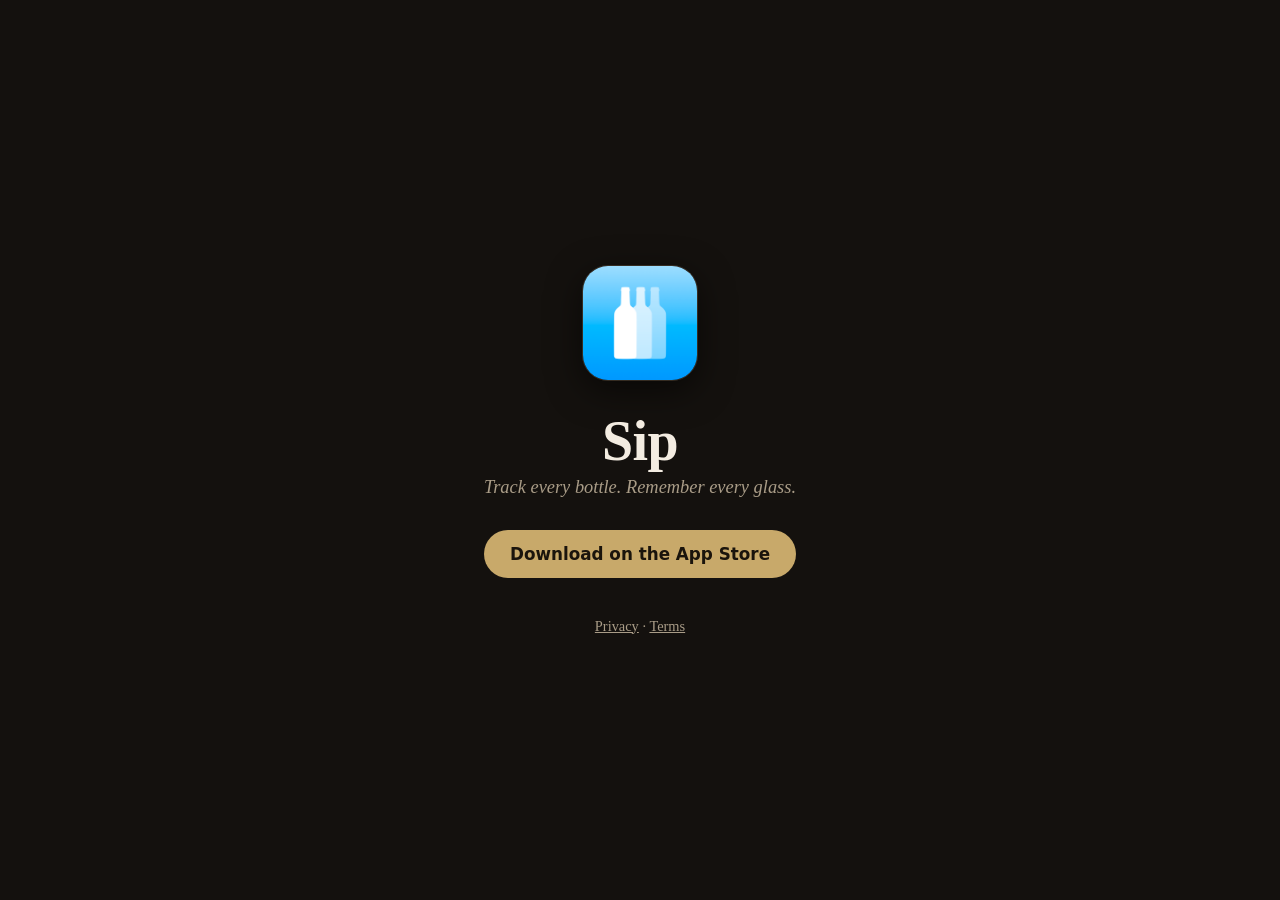
<file: index.html>
<!doctype html>
<html lang="en">
<head>
  <meta charset="utf-8">
  <meta name="viewport" content="width=device-width, initial-scale=1">
  <title>Sip — Wine Cellar &amp; Tasting Journal</title>
  <meta name="description" content="Sip is a personal wine cellar and tasting journal for iPhone and iPad. Track every bottle. Remember every glass.">
  <meta name="apple-itunes-app" content="app-id=6444360091">
  <link rel="icon" href="images/app-icon.png">
  <link rel="apple-touch-icon" href="images/apple-touch-icon.png">
  <style>
    :root { --ground:#14110e; --ink:#f3ece1; --faint:#a99c87; --gold:#c8a96a; --hairline:#352c22; }
    * { box-sizing: border-box; }
    html, body { margin: 0; height: 100%; }
    body {
      background: var(--ground); color: var(--ink);
      font-family: ui-serif, "New York", Georgia, serif;
      display: flex; align-items: center; justify-content: center; text-align: center;
      padding: 24px; -webkit-font-smoothing: antialiased;
    }
    main { max-width: 32rem; }
    img.icon {
      width: 116px; height: 116px; border-radius: 26px; margin: 0 0 1.5rem;
      box-shadow: 0 10px 34px rgba(0,0,0,.55); border: 1px solid var(--hairline);
    }
    h1 { font-size: 3.5rem; font-weight: 600; margin: 0 0 .25rem; letter-spacing: -0.01em; }
    p.tagline { color: var(--faint); font-size: 1.15rem; font-style: italic; margin: 0 0 2rem; }
    a.button {
      display: inline-block; text-decoration: none;
      background: var(--gold); color: #1a140c; font-weight: 600;
      padding: 0.85rem 1.6rem; border-radius: 999px; font-size: 1.05rem;
      font-family: -apple-system, BlinkMacSystemFont, system-ui, sans-serif;
    }
    footer { margin-top: 2.5rem; color: var(--faint); font-size: 0.9rem; }
    footer a { color: var(--faint); }
  </style>
</head>
<body>
  <main>
    <img class="icon" src="images/app-icon.png" alt="Sip app icon" width="116" height="116">
    <h1>Sip</h1>
    <p class="tagline">Track every bottle. Remember every glass.</p>
    <a class="button" href="https://apps.apple.com/app/id6444360091">Download on the App&nbsp;Store</a>
    <footer>
      <a href="privacy.html">Privacy</a> &middot; <a href="terms.html">Terms</a>
    </footer>
  </main>
</body>
</html>
</file>
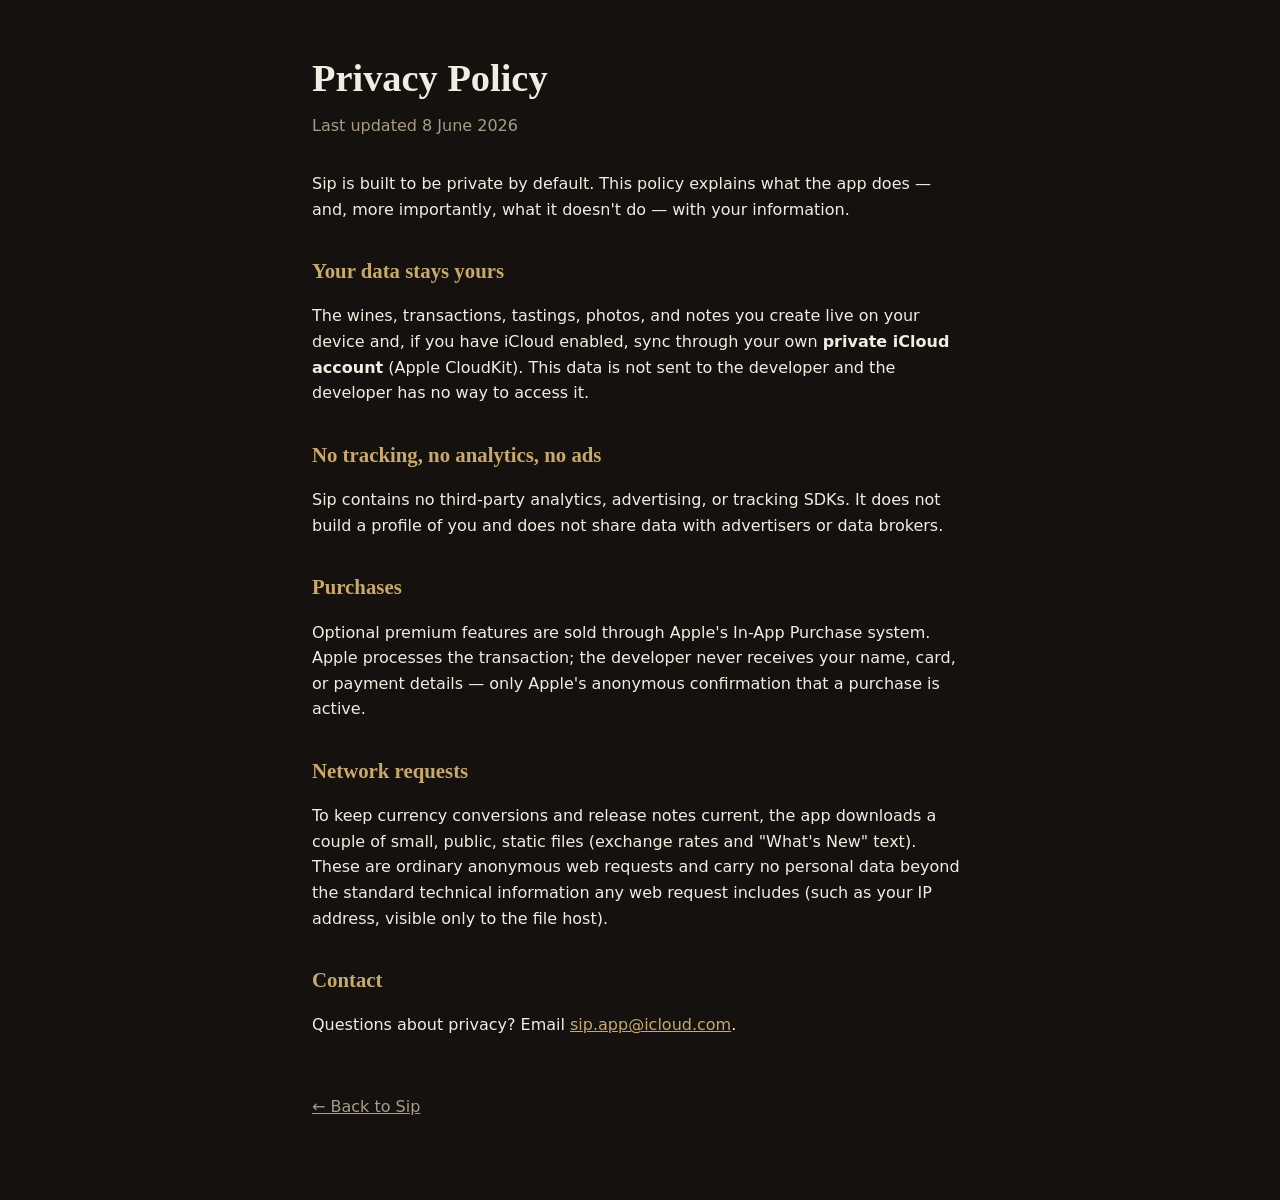
<file: privacy.html>
<!doctype html>
<html lang="en">
<head>
  <meta charset="utf-8">
  <meta name="viewport" content="width=device-width, initial-scale=1">
  <title>Privacy Policy — Sip</title>
  <style>
    :root { --ground:#14110e; --surface:#1d1813; --ink:#f3ece1; --faint:#a99c87; --gold:#c8a96a; --hairline:#352c22; }
    * { box-sizing: border-box; }
    body {
      margin: 0; background: var(--ground); color: var(--ink);
      font-family: ui-sans-serif, -apple-system, system-ui, sans-serif;
      line-height: 1.6; -webkit-font-smoothing: antialiased;
    }
    main { max-width: 44rem; margin: 0 auto; padding: 48px 24px 80px; }
    h1 { font-family: ui-serif, "New York", Georgia, serif; font-size: 2.4rem; font-weight: 600; margin: 0 0 .25rem; }
    h2 { font-family: ui-serif, "New York", Georgia, serif; color: var(--gold); font-size: 1.3rem; margin: 2rem 0 .5rem; }
    .updated { color: var(--faint); margin: 0 0 2rem; }
    a { color: var(--gold); }
    a.back { display: inline-block; margin-top: 2.5rem; color: var(--faint); }
  </style>
</head>
<body>
  <main>
    <h1>Privacy Policy</h1>
    <p class="updated">Last updated 8 June 2026</p>

    <p>Sip is built to be private by default. This policy explains what the app does — and, more importantly, what it doesn't do — with your information.</p>

    <h2>Your data stays yours</h2>
    <p>The wines, transactions, tastings, photos, and notes you create live on your device and, if you have iCloud enabled, sync through your own <strong>private iCloud account</strong> (Apple CloudKit). This data is not sent to the developer and the developer has no way to access it.</p>

    <h2>No tracking, no analytics, no ads</h2>
    <p>Sip contains no third-party analytics, advertising, or tracking SDKs. It does not build a profile of you and does not share data with advertisers or data brokers.</p>

    <h2>Purchases</h2>
    <p>Optional premium features are sold through Apple's In-App Purchase system. Apple processes the transaction; the developer never receives your name, card, or payment details — only Apple's anonymous confirmation that a purchase is active.</p>

    <h2>Network requests</h2>
    <p>To keep currency conversions and release notes current, the app downloads a couple of small, public, static files (exchange rates and "What's New" text). These are ordinary anonymous web requests and carry no personal data beyond the standard technical information any web request includes (such as your IP address, visible only to the file host).</p>

    <h2>Contact</h2>
    <p>Questions about privacy? Email <a href="mailto:sip.app@icloud.com">sip.app@icloud.com</a>.</p>

    <a class="back" href="index.html">&larr; Back to Sip</a>
  </main>
</body>
</html>
</file>
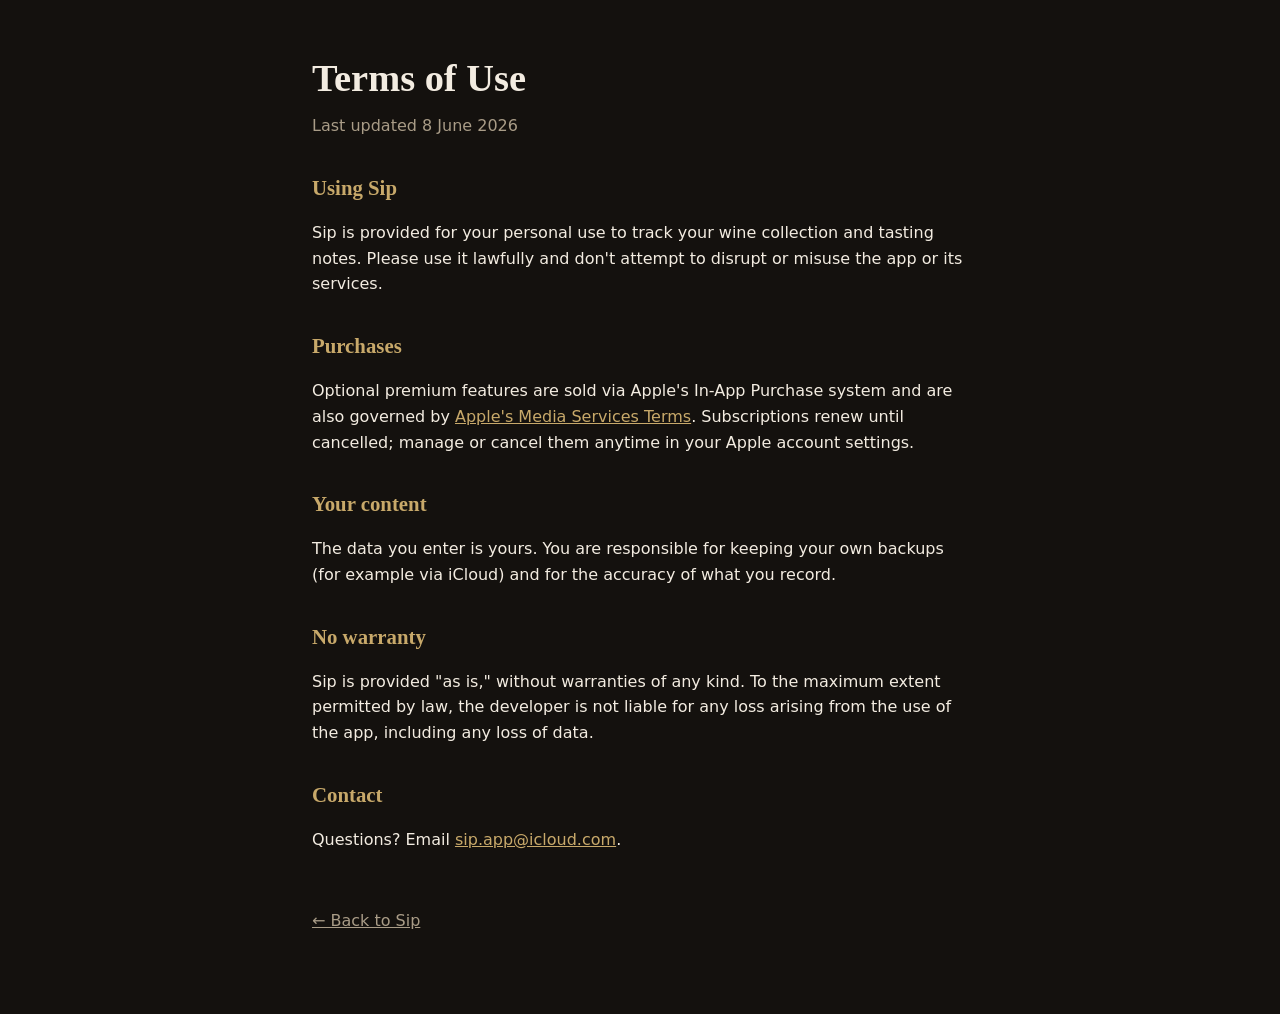
<file: terms.html>
<!doctype html>
<html lang="en">
<head>
  <meta charset="utf-8">
  <meta name="viewport" content="width=device-width, initial-scale=1">
  <title>Terms of Use — Sip</title>
  <style>
    :root { --ground:#14110e; --surface:#1d1813; --ink:#f3ece1; --faint:#a99c87; --gold:#c8a96a; --hairline:#352c22; }
    * { box-sizing: border-box; }
    body {
      margin: 0; background: var(--ground); color: var(--ink);
      font-family: ui-sans-serif, -apple-system, system-ui, sans-serif;
      line-height: 1.6; -webkit-font-smoothing: antialiased;
    }
    main { max-width: 44rem; margin: 0 auto; padding: 48px 24px 80px; }
    h1 { font-family: ui-serif, "New York", Georgia, serif; font-size: 2.4rem; font-weight: 600; margin: 0 0 .25rem; }
    h2 { font-family: ui-serif, "New York", Georgia, serif; color: var(--gold); font-size: 1.3rem; margin: 2rem 0 .5rem; }
    .updated { color: var(--faint); margin: 0 0 2rem; }
    a { color: var(--gold); }
    a.back { display: inline-block; margin-top: 2.5rem; color: var(--faint); }
  </style>
</head>
<body>
  <main>
    <h1>Terms of Use</h1>
    <p class="updated">Last updated 8 June 2026</p>

    <h2>Using Sip</h2>
    <p>Sip is provided for your personal use to track your wine collection and tasting notes. Please use it lawfully and don't attempt to disrupt or misuse the app or its services.</p>

    <h2>Purchases</h2>
    <p>Optional premium features are sold via Apple's In-App Purchase system and are also governed by <a href="https://www.apple.com/legal/internet-services/itunes/">Apple's Media Services Terms</a>. Subscriptions renew until cancelled; manage or cancel them anytime in your Apple account settings.</p>

    <h2>Your content</h2>
    <p>The data you enter is yours. You are responsible for keeping your own backups (for example via iCloud) and for the accuracy of what you record.</p>

    <h2>No warranty</h2>
    <p>Sip is provided "as is," without warranties of any kind. To the maximum extent permitted by law, the developer is not liable for any loss arising from the use of the app, including any loss of data.</p>

    <h2>Contact</h2>
    <p>Questions? Email <a href="mailto:sip.app@icloud.com">sip.app@icloud.com</a>.</p>

    <a class="back" href="index.html">&larr; Back to Sip</a>
  </main>
</body>
</html>
</file>
